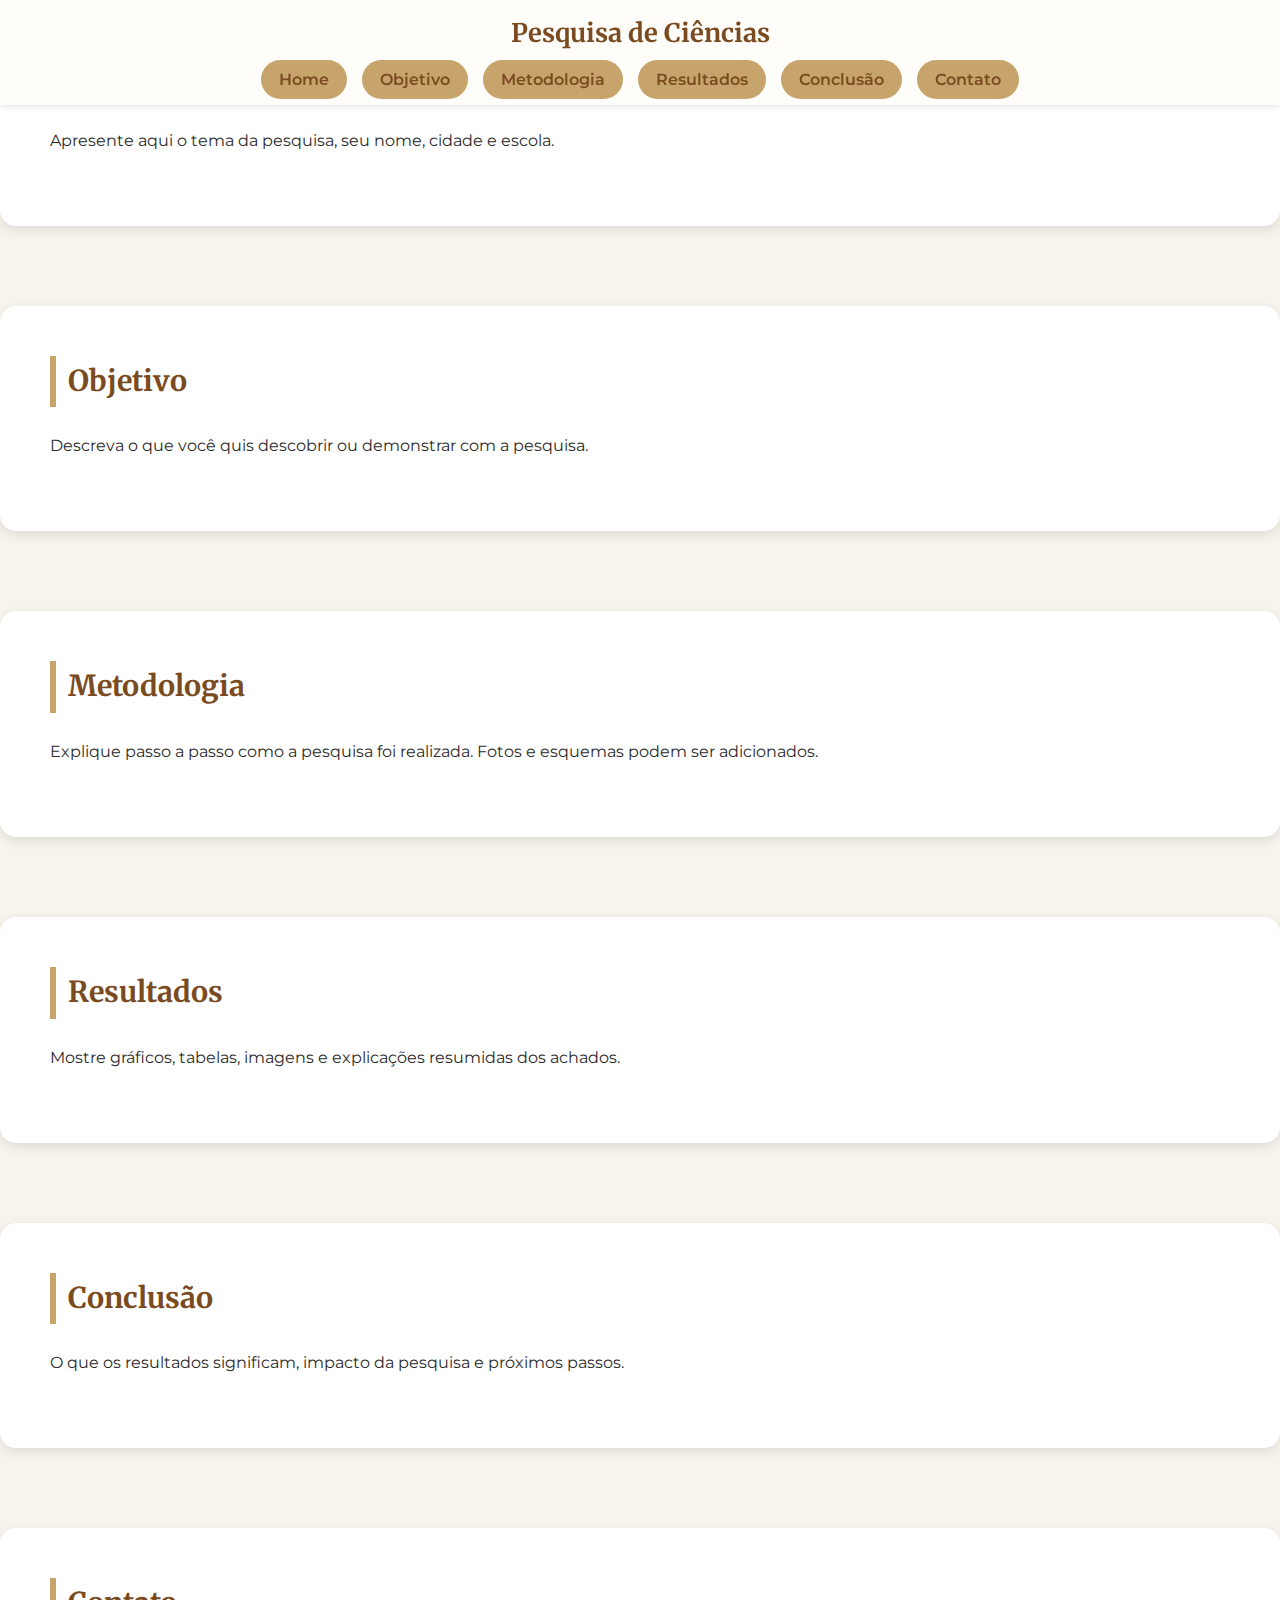
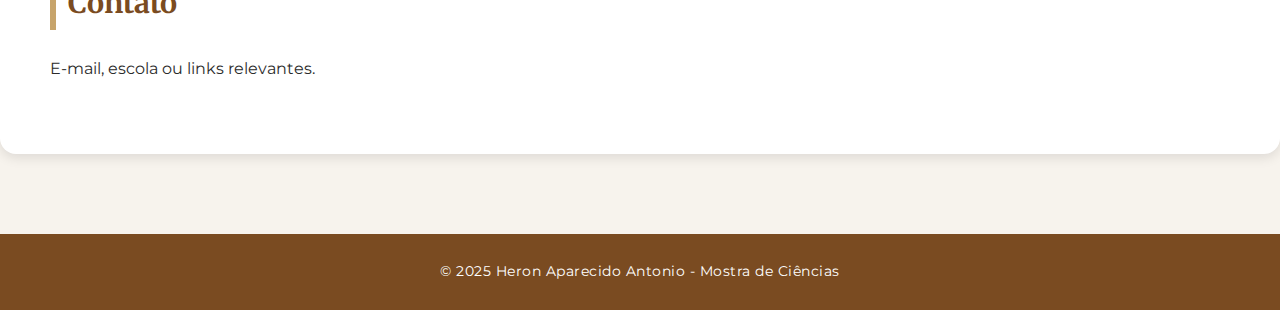
<file: Index.html>
<!DOCTYPE html>
<html lang="pt-BR">
<head>
    <meta charset="UTF-8">
    <meta name="viewport" content="width=device-width, initial-scale=1.0">
    <title>Pesquisa - Mostra de Ciências</title>
    <link rel="stylesheet" href="style.css">
</head>
<body>
    <!-- Header com menu fixo -->
    <header>
        <div class="container">
            <h1>Pesquisa de Ciências</h1>
            <nav>
                <ul>
                    <li><a href="#home">Home</a></li>
                    <li><a href="#objetivo">Objetivo</a></li>
                    <li><a href="#metodologia">Metodologia</a></li>
                    <li><a href="#resultados">Resultados</a></li>
                    <li><a href="#conclusao">Conclusão</a></li>
                    <li><a href="#contato">Contato</a></li>
                </ul>
            </nav>
        </div>
    </header>

    <!-- Home / Introdução -->
    <section id="home" class="section">
        <div class="container">
            <h2>Introdução</h2>
            <p>Apresente aqui o tema da pesquisa, seu nome, cidade e escola.</p>
        </div>
    </section>

    <!-- Objetivo -->
    <section id="objetivo" class="section">
        <div class="container">
            <h2>Objetivo</h2>
            <p>Descreva o que você quis descobrir ou demonstrar com a pesquisa.</p>
        </div>
    </section>

    <!-- Metodologia -->
    <section id="metodologia" class="section">
        <div class="container">
            <h2>Metodologia</h2>
            <p>Explique passo a passo como a pesquisa foi realizada. Fotos e esquemas podem ser adicionados.</p>
        </div>
    </section>

    <!-- Resultados -->
    <section id="resultados" class="section">
        <div class="container">
            <h2>Resultados</h2>
            <p>Mostre gráficos, tabelas, imagens e explicações resumidas dos achados.</p>
        </div>
    </section>

    <!-- Conclusão -->
    <section id="conclusao" class="section">
        <div class="container">
            <h2>Conclusão</h2>
            <p>O que os resultados significam, impacto da pesquisa e próximos passos.</p>
        </div>
    </section>

    <!-- Contato -->
    <section id="contato" class="section">
        <div class="container">
            <h2>Contato</h2>
            <p>E-mail, escola ou links relevantes.</p>
        </div>
    </section>

    <!-- Footer -->
    <footer>
        <div class="container">
            <p>© 2025 Heron Aparecido Antonio - Mostra de Ciências</p>
        </div>
    </footer>

    <script src="script.js"></script>
</body>
  </html>
</file>
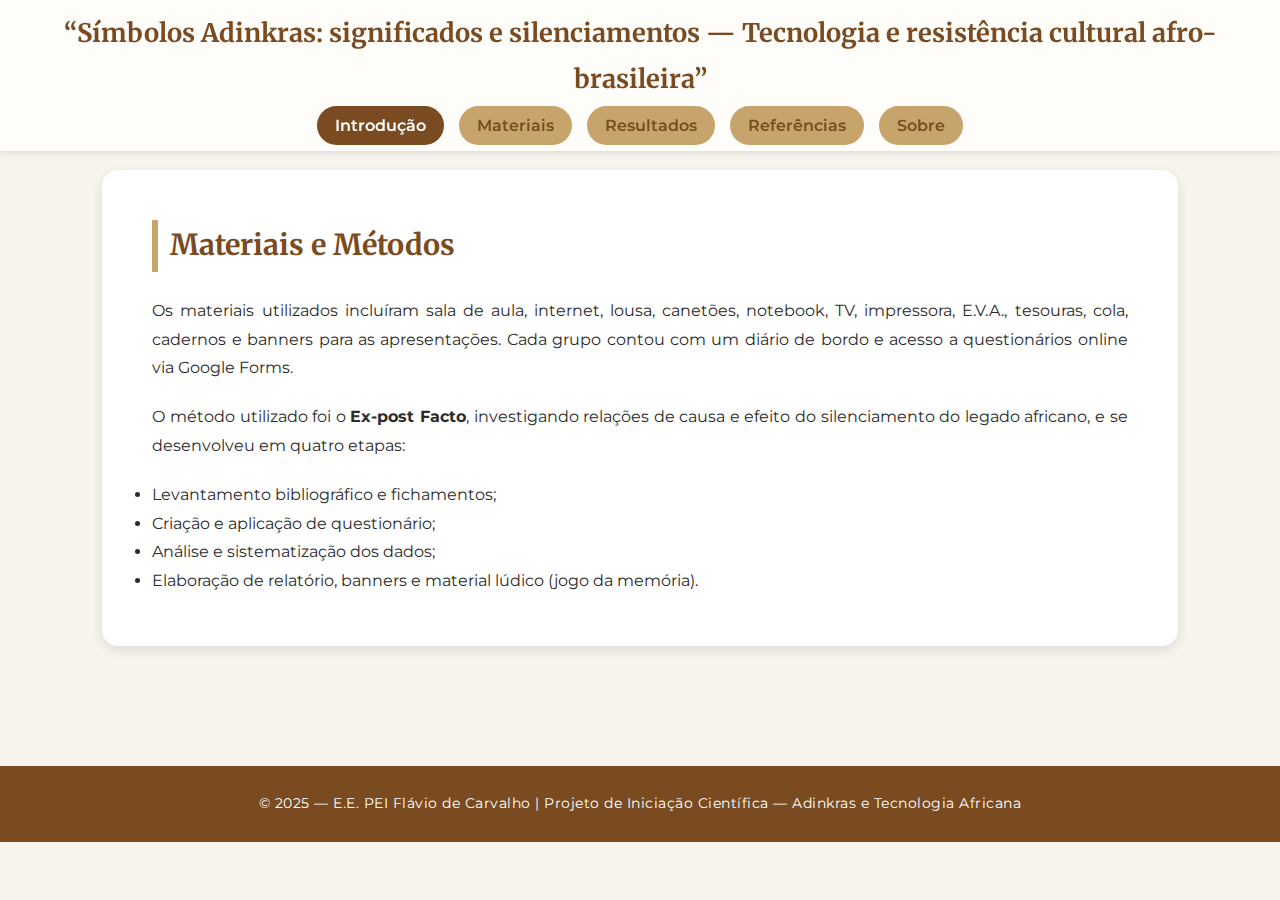
<file: materiais.html>
<!DOCTYPE html>
<html lang="pt-BR">
<head>
  <meta charset="UTF-8">
  <meta name="viewport" content="width=device-width, initial-scale=1.0">
  <title>Materiais — Símbolos Adinkras</title>
  <link rel="stylesheet" href="style.css">
  <script defer src="script.js"></script>
</head>
<body>
  <header>
  <h1>“Símbolos Adinkras: significados e silenciamentos — Tecnologia e resistência cultural afro-brasileira”</h1>
  <div class="nav-toggle" id="nav-toggle">
    <span></span>
    <span></span>
    <span></span>
  </div>
  <nav>
    <ul id="nav-menu">
      <li><a href="index.html" class="active">Introdução</a></li>
      <li><a href="materiais.html">Materiais</a></li>
      <li><a href="resultados.html">Resultados</a></li>
      <li><a href="referencias.html">Referências</a></li>
      <li><a href="sobre.html">Sobre</a></li>
    </ul>
  </nav>
</header>


  <main>
    <section>
      <h2>Materiais e Métodos</h2>
      <p>
        Os materiais utilizados incluíram sala de aula, internet, lousa, canetões, notebook, TV, impressora,
        E.V.A., tesouras, cola, cadernos e banners para as apresentações. Cada grupo contou com um diário de bordo
        e acesso a questionários online via Google Forms.
      </p>
      <p>
        O método utilizado foi o <strong>Ex-post Facto</strong>, investigando relações de causa e efeito do
        silenciamento do legado africano, e se desenvolveu em quatro etapas:
      </p>
      <ul>
        <li>Levantamento bibliográfico e fichamentos;</li>
        <li>Criação e aplicação de questionário;</li>
        <li>Análise e sistematização dos dados;</li>
        <li>Elaboração de relatório, banners e material lúdico (jogo da memória).</li>
      </ul>
    </section>
  </main>

  <footer>
    <p>© 2025 — E.E. PEI Flávio de Carvalho | Projeto de Iniciação Científica — Adinkras e Tecnologia Africana</p>
  </footer>
</body>
</html>
</file>
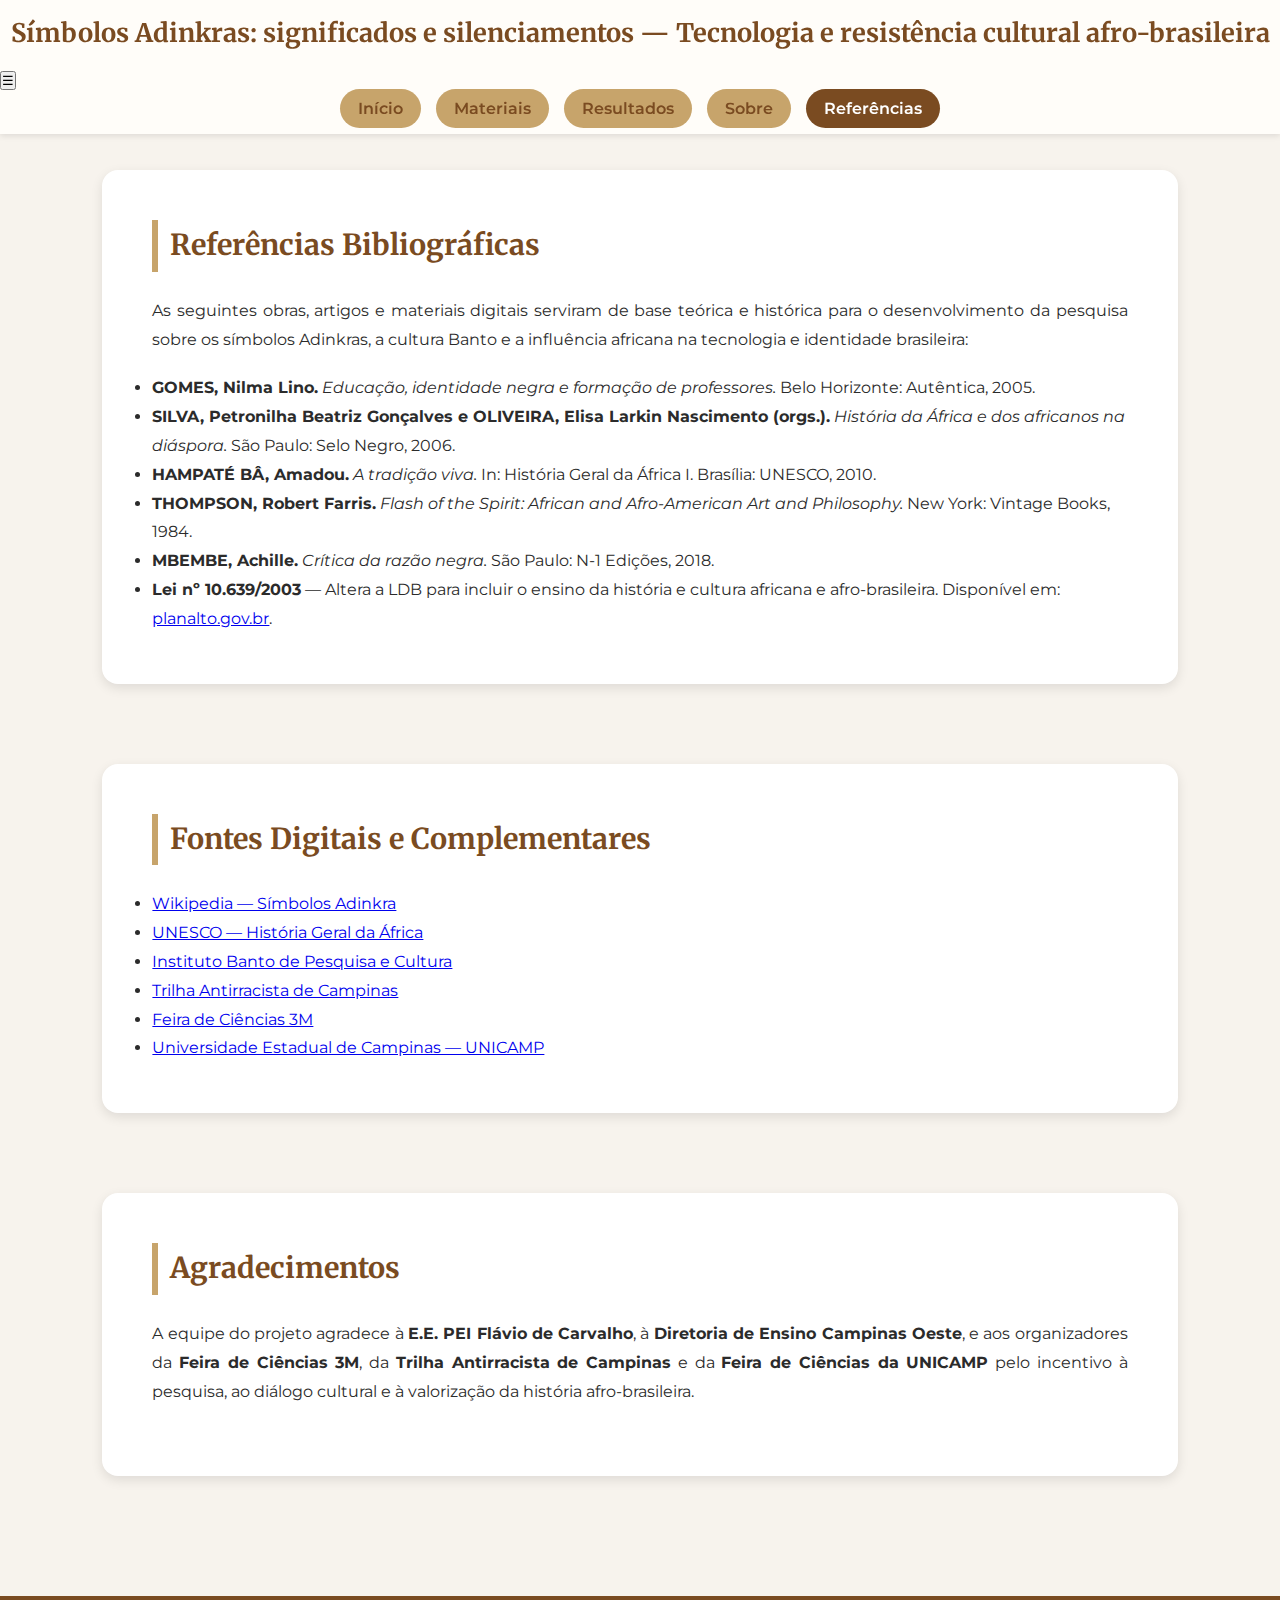
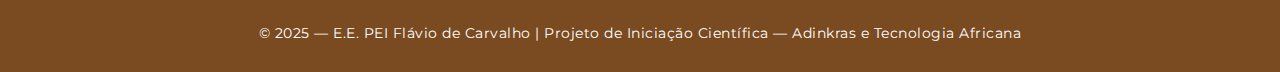
<file: referencias.html>
<!DOCTYPE html>
<html lang="pt-BR">
<head>
  <meta charset="UTF-8" />
  <meta name="viewport" content="width=device-width, initial-scale=1.0" />
  <title>Símbolos Adinkras: significados e silenciamentos — Referências</title>
  <link rel="stylesheet" href="style.css" />
</head>
<body>
  <header>
    <h1>Símbolos Adinkras: significados e silenciamentos — Tecnologia e resistência cultural afro-brasileira</h1>
    <nav class="navbar">
      <button class="menu-toggle" aria-label="Abrir menu">☰</button>
      <ul class="nav-links">
        <li><a href="index.html">Início</a></li>
        <li><a href="materiais.html">Materiais</a></li>
        <li><a href="resultados.html">Resultados</a></li>
        <li><a href="sobre.html">Sobre</a></li>
        <li><a href="referencias.html" class="active">Referências</a></li>
      </ul>
    </nav>
  </header>

  <main>
    <section>
      <h2>Referências Bibliográficas</h2>
      <p>
        As seguintes obras, artigos e materiais digitais serviram de base teórica e histórica para o desenvolvimento da pesquisa sobre os símbolos Adinkras, a cultura Banto e a influência africana na tecnologia e identidade brasileira:
      </p>
      <ul class="references-list">
        <li><strong>GOMES, Nilma Lino.</strong> <em>Educação, identidade negra e formação de professores.</em> Belo Horizonte: Autêntica, 2005.</li>
        <li><strong>SILVA, Petronilha Beatriz Gonçalves e OLIVEIRA, Elisa Larkin Nascimento (orgs.).</strong> <em>História da África e dos africanos na diáspora.</em> São Paulo: Selo Negro, 2006.</li>
        <li><strong>HAMPATÉ BÂ, Amadou.</strong> <em>A tradição viva.</em> In: História Geral da África I. Brasília: UNESCO, 2010.</li>
        <li><strong>THOMPSON, Robert Farris.</strong> <em>Flash of the Spirit: African and Afro-American Art and Philosophy.</em> New York: Vintage Books, 1984.</li>
        <li><strong>MBEMBE, Achille.</strong> <em>Crítica da razão negra.</em> São Paulo: N-1 Edições, 2018.</li>
        <li><strong>Lei nº 10.639/2003</strong> — Altera a LDB para incluir o ensino da história e cultura africana e afro-brasileira. Disponível em: <a href="https://www.planalto.gov.br/ccivil_03/leis/2003/l10.639.htm" target="_blank">planalto.gov.br</a>.</li>
      </ul>
    </section>

    <section>
      <h2>Fontes Digitais e Complementares</h2>
      <ul class="references-list">
        <li><a href="https://pt.wikipedia.org/wiki/Adinkra" target="_blank">Wikipedia — Símbolos Adinkra</a></li>
        <li><a href="https://unesdoc.unesco.org/ark:/48223/pf0000190768" target="_blank">UNESCO — História Geral da África</a></li>
        <li><a href="https://www.institutobanto.org.br" target="_blank">Instituto Banto de Pesquisa e Cultura</a></li>
        <li><a href="https://trilhaantirracista.campinas.sp.gov.br" target="_blank">Trilha Antirracista de Campinas</a></li>
        <li><a href="https://feiradeciencias3m.com.br" target="_blank">Feira de Ciências 3M</a></li>
        <li><a href="https://unicamp.br" target="_blank">Universidade Estadual de Campinas — UNICAMP</a></li>
      </ul>
    </section>

    <section>
      <h2>Agradecimentos</h2>
      <p>
        A equipe do projeto agradece à <strong>E.E. PEI Flávio de Carvalho</strong>, à <strong>Diretoria de Ensino Campinas Oeste</strong>, e aos organizadores da <strong>Feira de Ciências 3M</strong>, da <strong>Trilha Antirracista de Campinas</strong> e da <strong>Feira de Ciências da UNICAMP</strong> pelo incentivo à pesquisa, ao diálogo cultural e à valorização da história afro-brasileira.
      </p>
    </section>
  </main>

  <footer>
    <p>© 2025 — E.E. PEI Flávio de Carvalho | Projeto de Iniciação Científica — Adinkras e Tecnologia Africana</p>
  </footer>

  <script src="script.js"></script>
</body>
</html>
</file>
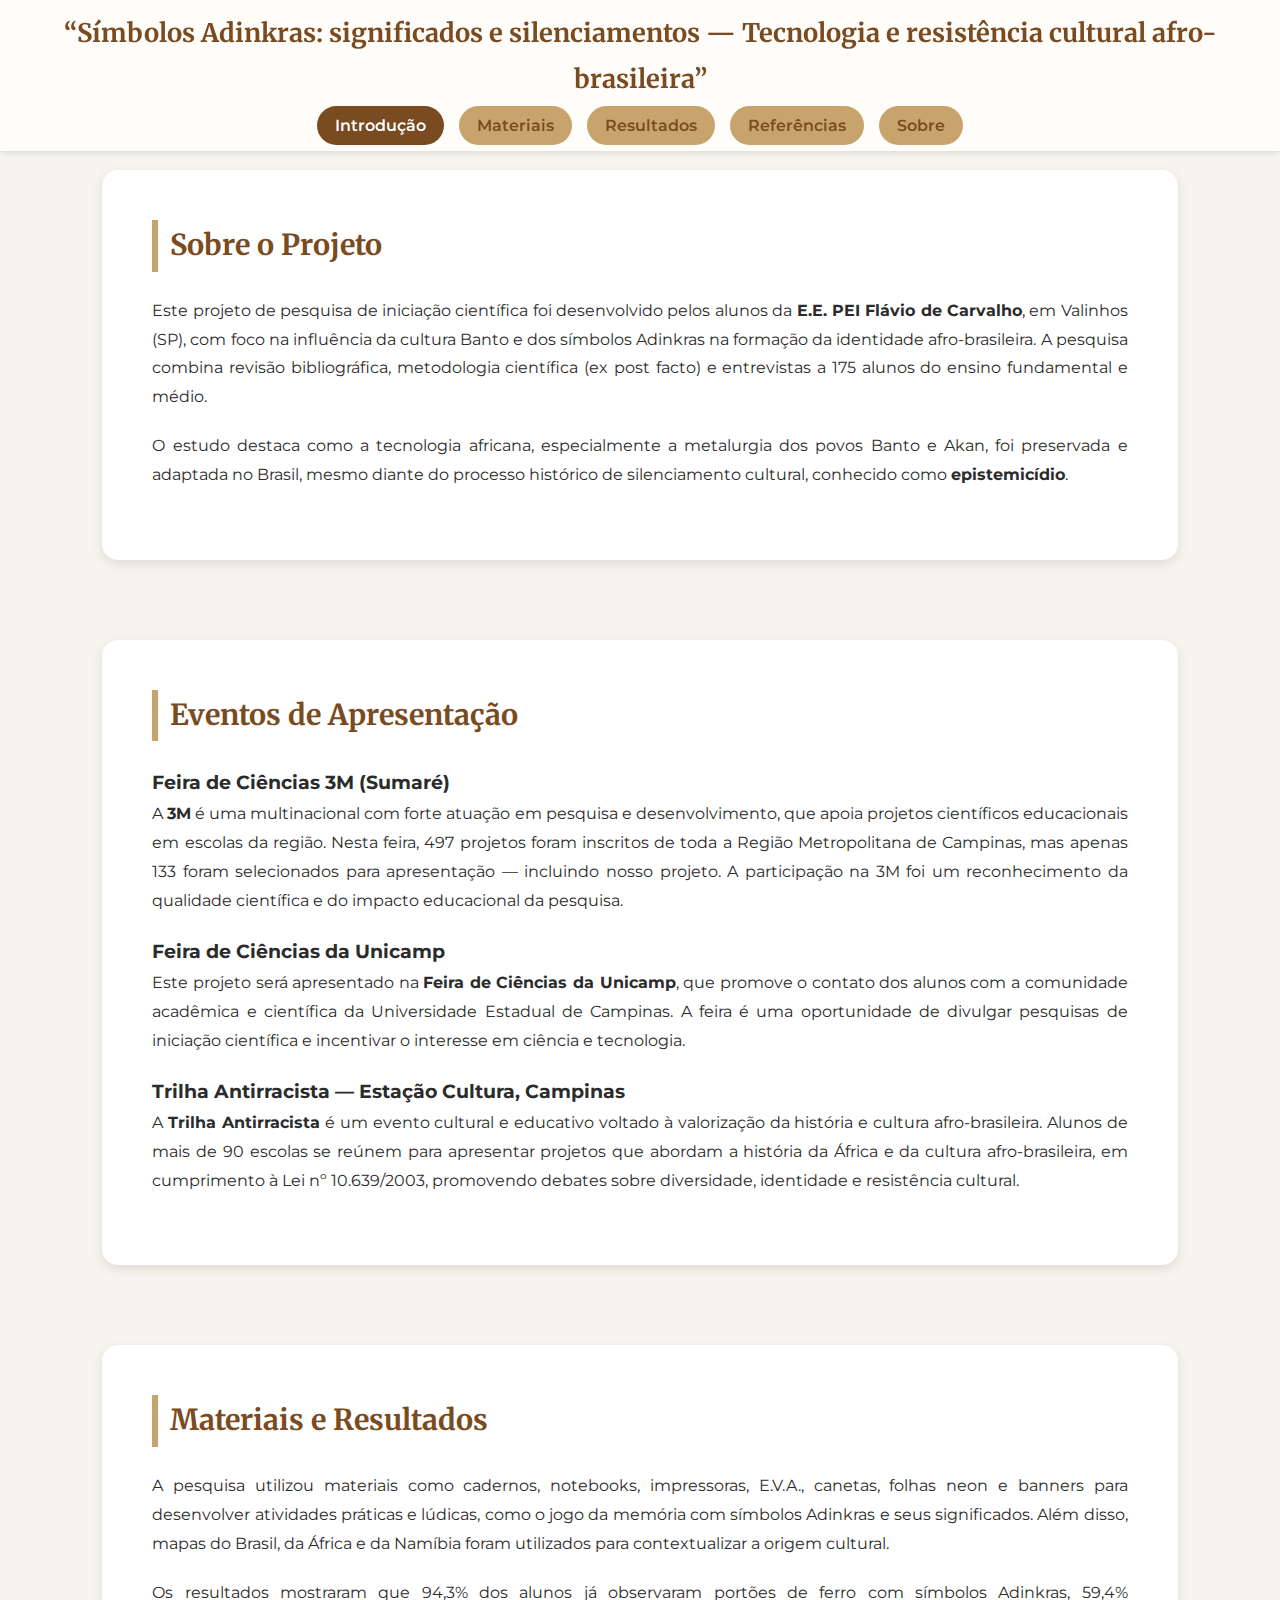
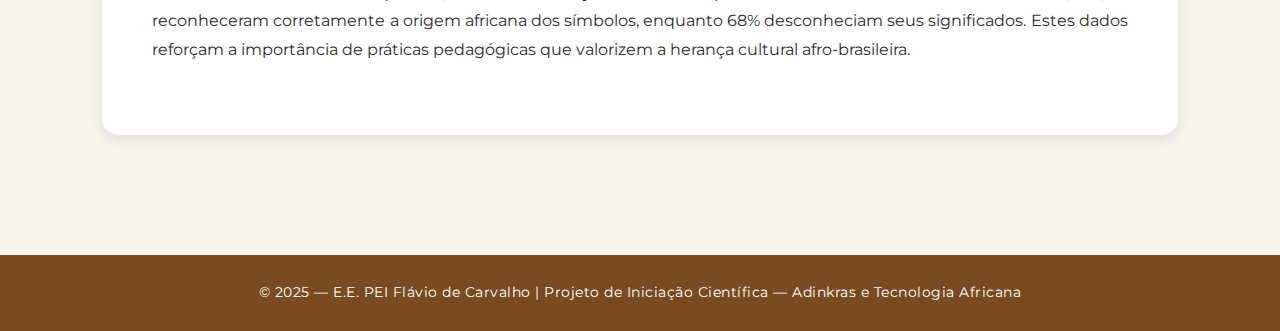
<file: sobre.html>
<!DOCTYPE html>
<html lang="pt-BR">
<head>
  <meta charset="UTF-8">
  <meta name="viewport" content="width=device-width, initial-scale=1.0">
  <title>Sobre — Símbolos Adinkras</title>
  <link rel="stylesheet" href="style.css">
  <script defer src="script.js"></script>
</head>
<body>
 <header>
  <h1>“Símbolos Adinkras: significados e silenciamentos — Tecnologia e resistência cultural afro-brasileira”</h1>
  <div class="nav-toggle" id="nav-toggle">
    <span></span>
    <span></span>
    <span></span>
  </div>
  <nav>
    <ul id="nav-menu">
      <li><a href="index.html" class="active">Introdução</a></li>
      <li><a href="materiais.html">Materiais</a></li>
      <li><a href="resultados.html">Resultados</a></li>
      <li><a href="referencias.html">Referências</a></li>
      <li><a href="sobre.html">Sobre</a></li>
    </ul>
  </nav>
</header>

  <main>
    <section>
      <h2>Sobre o Projeto</h2>
      <p>
        Este projeto de pesquisa de iniciação científica foi desenvolvido pelos alunos da <strong>E.E. PEI Flávio de Carvalho</strong>, em Valinhos (SP), com foco na influência da cultura Banto e dos símbolos Adinkras na formação da identidade afro-brasileira.
        A pesquisa combina revisão bibliográfica, metodologia científica (ex post facto) e entrevistas a 175 alunos do ensino fundamental e médio.
      </p>
      <p>
        O estudo destaca como a tecnologia africana, especialmente a metalurgia dos povos Banto e Akan, foi preservada e adaptada no Brasil, mesmo diante do processo histórico de silenciamento cultural, conhecido como <strong>epistemicídio</strong>.
      </p>
    </section>

    <section>
      <h2>Eventos de Apresentação</h2>
      <article>
        <h3>Feira de Ciências 3M (Sumaré)</h3>
        <p>
          A <strong>3M</strong> é uma multinacional com forte atuação em pesquisa e desenvolvimento, que apoia projetos científicos educacionais em escolas da região. 
          Nesta feira, 497 projetos foram inscritos de toda a Região Metropolitana de Campinas, mas apenas 133 foram selecionados para apresentação — incluindo nosso projeto. 
          A participação na 3M foi um reconhecimento da qualidade científica e do impacto educacional da pesquisa.
        </p>
      </article>
      <article>
        <h3>Feira de Ciências da Unicamp</h3>
        <p>
          Este projeto será apresentado na <strong>Feira de Ciências da Unicamp</strong>, que promove o contato dos alunos com a comunidade acadêmica e científica da Universidade Estadual de Campinas. 
          A feira é uma oportunidade de divulgar pesquisas de iniciação científica e incentivar o interesse em ciência e tecnologia.
        </p>
      </article>
      <article>
        <h3>Trilha Antirracista — Estação Cultura, Campinas</h3>
        <p>
          A <strong>Trilha Antirracista</strong> é um evento cultural e educativo voltado à valorização da história e cultura afro-brasileira. 
          Alunos de mais de 90 escolas se reúnem para apresentar projetos que abordam a história da África e da cultura afro-brasileira, em cumprimento à Lei nº 10.639/2003, promovendo debates sobre diversidade, identidade e resistência cultural.
        </p>
      </article>
    </section>

    <section>
      <h2>Materiais e Resultados</h2>
      <p>
        A pesquisa utilizou materiais como cadernos, notebooks, impressoras, E.V.A., canetas, folhas neon e banners para desenvolver atividades práticas e lúdicas, como o jogo da memória com símbolos Adinkras e seus significados. 
        Além disso, mapas do Brasil, da África e da Namíbia foram utilizados para contextualizar a origem cultural.
      </p>
      <p>
        Os resultados mostraram que 94,3% dos alunos já observaram portões de ferro com símbolos Adinkras, 59,4% reconheceram corretamente a origem africana dos símbolos, enquanto 68% desconheciam seus significados. 
        Estes dados reforçam a importância de práticas pedagógicas que valorizem a herança cultural afro-brasileira.
      </p>
    </section>

  </main>

  <footer>
    <p>© 2025 — E.E. PEI Flávio de Carvalho | Projeto de Iniciação Científica — Adinkras e Tecnologia Africana</p>
  </footer>
</body>
</html>
</file>
<file: style.css>
/* ===========================
   ESTILO GERAL
   =========================== */

@import url('https://fonts.googleapis.com/css2?family=Montserrat:wght@400;600&family=Merriweather:wght@400;700&display=swap');

:root {
  --cor-fundo: #f7f3ed;
  --cor-primaria: #7a4b21;
  --cor-secundaria: #c7a46b;
  --cor-destaque: #222;
  --cor-texto: #2b2b2b;
  --cor-header: #fffdf9;
  --sombra: rgba(0, 0, 0, 0.1);
}

* {
  margin: 0;
  padding: 0;
  box-sizing: border-box;
}

body {
  font-family: 'Montserrat', sans-serif;
  background-color: var(--cor-fundo);
  color: var(--cor-texto);
  line-height: 1.8;
  overflow-x: hidden;
}

/* ===========================
   CABEÇALHO
   =========================== */

header {
  position: fixed;
  top: 0;
  width: 100%;
  background-color: var(--cor-header);
  box-shadow: 0 2px 6px var(--sombra);
  z-index: 1000;
  padding: 10px 0;
  transition: background 0.3s ease;
}

header.scrolled {
  background-color: var(--cor-primaria);
  color: #fff;
}

header h1 {
  font-family: 'Merriweather', serif;
  font-size: 1.6rem;
  text-align: center;
  color: var(--cor-primaria);
  transition: color 0.3s ease;
}

header.scrolled h1 {
  color: #fff;
}

/* ===========================
   MENU DE NAVEGAÇÃO
   =========================== */

nav {
  margin-top: 10px;
}

nav ul {
  list-style: none;
  display: flex;
  justify-content: center;
  flex-wrap: wrap;
  gap: 15px;
}

nav ul li {
  transition: transform 0.2s ease;
}

nav ul li:hover {
  transform: scale(1.05);
}

nav a {
  text-decoration: none;
  color: var(--cor-primaria);
  font-weight: 600;
  padding: 10px 18px;
  border-radius: 30px;
  background-color: var(--cor-secundaria);
  transition: all 0.3s ease;
}

nav a:hover,
nav a.active {
  background-color: var(--cor-primaria);
  color: #fff;
}

/* ===========================
   CONTEÚDO PRINCIPAL
   =========================== */

main {
  margin-top: 130px;
  padding: 40px 8%;
}

section {
  margin-bottom: 80px;
  background: #fff;
  padding: 50px;
  border-radius: 16px;
  box-shadow: 0 4px 12px var(--sombra);
  transition: transform 0.3s ease;
}

section:hover {
  transform: translateY(-4px);
}

section h2 {
  font-family: 'Merriweather', serif;
  color: var(--cor-primaria);
  margin-bottom: 25px;
  border-left: 6px solid var(--cor-secundaria);
  padding-left: 12px;
  font-size: 1.8rem;
}

section p {
  margin-bottom: 20px;
  text-align: justify;
}

img {
  display: block;
  margin: 25px auto;
  max-width: 100%;
  border-radius: 12px;
  box-shadow: 0 3px 10px var(--sombra);
}

/* ===========================
   RODAPÉ
   =========================== */

footer {
  text-align: center;
  padding: 25px 0;
  background-color: var(--cor-primaria);
  color: #fff;
  font-size: 0.9rem;
  letter-spacing: 0.5px;
}

/* ====== LOGO / CABEÇALHO ====== */
.logo {
  font-family: "Poppins", sans-serif;
  font-size: 1.1rem;
  font-weight: 700;
  color: #f8d64e;
  text-transform: none;
  line-height: 1.4;
  text-align: left;
  max-width: 600px;
}

.logo .sublogo {
  display: block;
  font-size: 0.85rem;
  font-weight: 500;
  color: #e6e6e6;
}

/* Responsividade */
@media (max-width: 768px) {
  .logo {
    font-size: 0.9rem;
  }
  .logo .sublogo {
    font-size: 0.75rem;
  }
}

/* MENU HAMBURGER MOBILE */
.nav-toggle {
  display: none;
  position: absolute;
  top: 15px;
  right: 20px;
  cursor: pointer;
  flex-direction: column;
  gap: 5px;
  z-index: 1100;
}

.nav-toggle span {
  display: block;
  width: 25px;
  height: 3px;
  background: var(--cor-primaria);
  border-radius: 2px;
  transition: all 0.3s ease;
}

/* Mobile adjustments */
@media (max-width: 768px) {
  nav ul {
    flex-direction: column;
    position: fixed;
    top: 70px;
    right: -100%;
    width: 200px;
    background: var(--cor-header);
    height: calc(100vh - 70px);
    gap: 20px;
    padding: 20px;
    transition: right 0.3s ease;
    box-shadow: -2px 0 8px var(--sombra);
  }

  nav ul.show {
    right: 0;
  }

  .nav-toggle {
    display: flex;
  }
}
</file>
